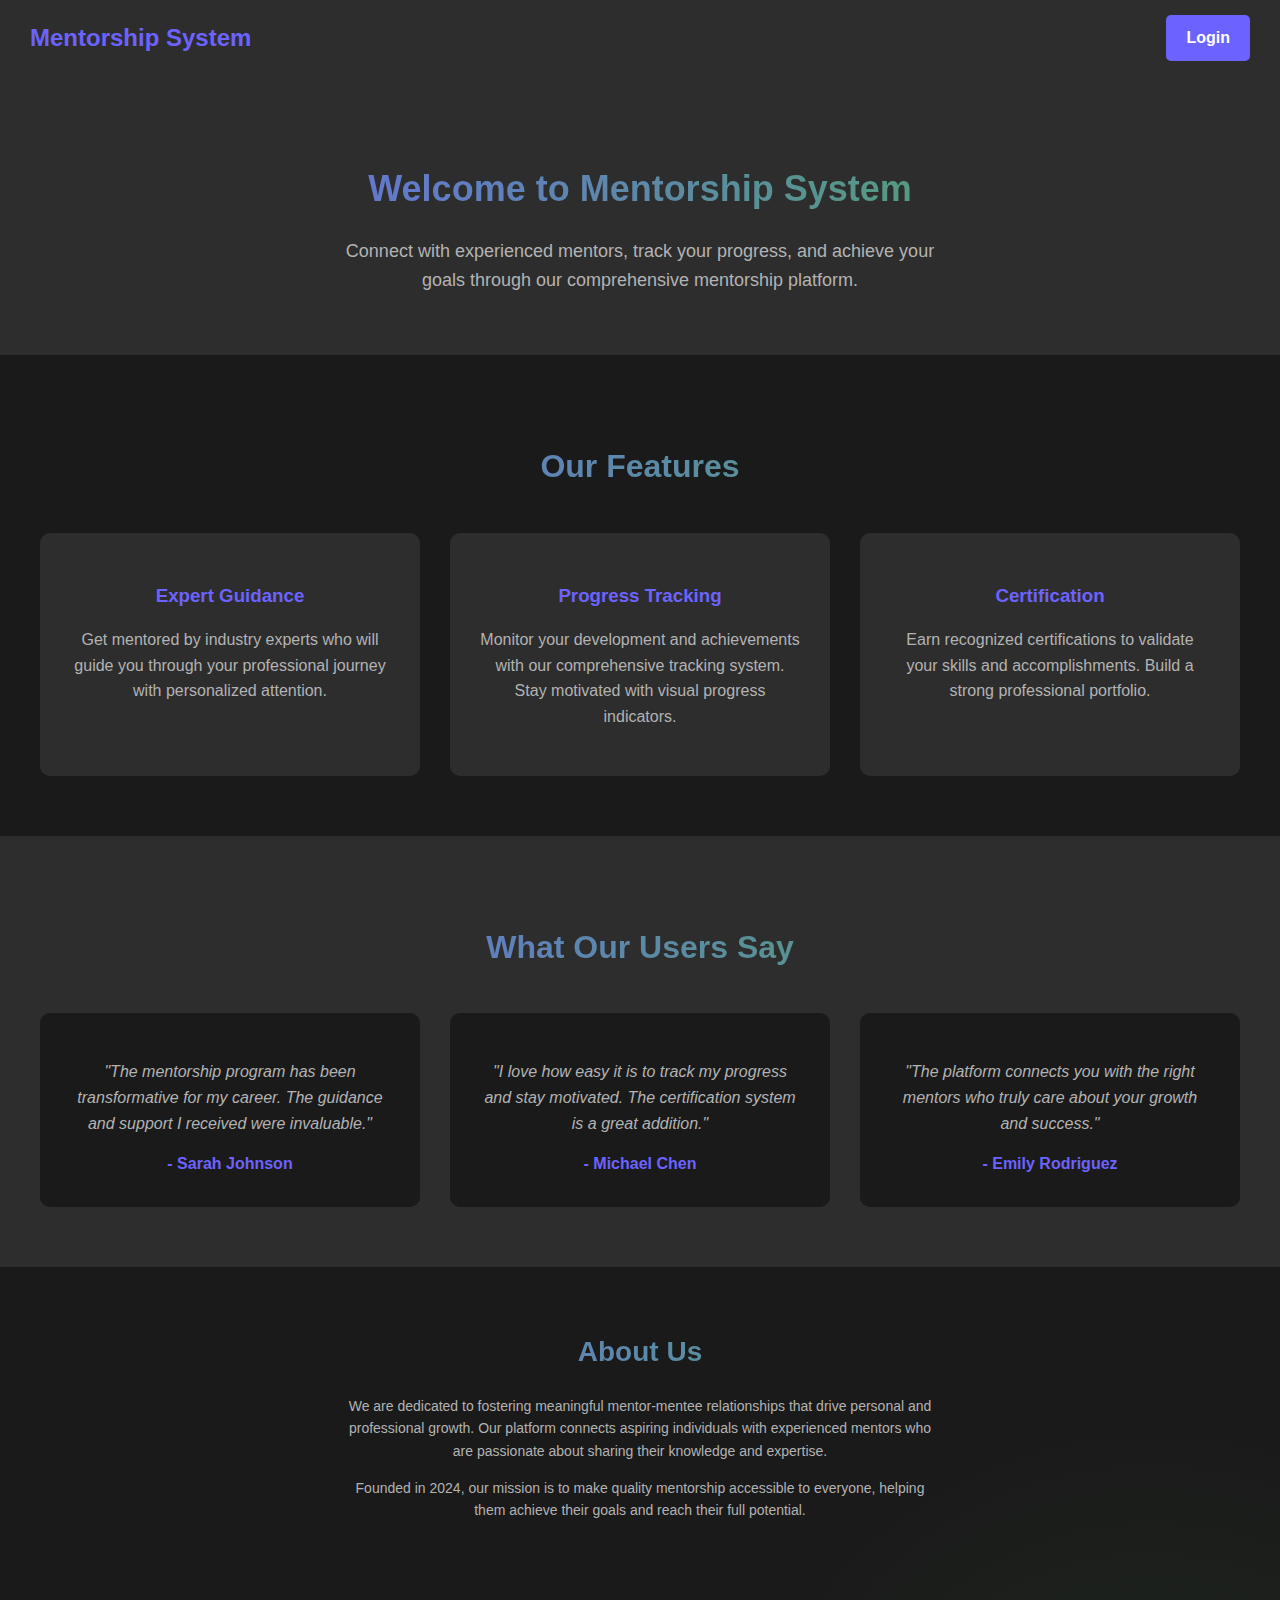
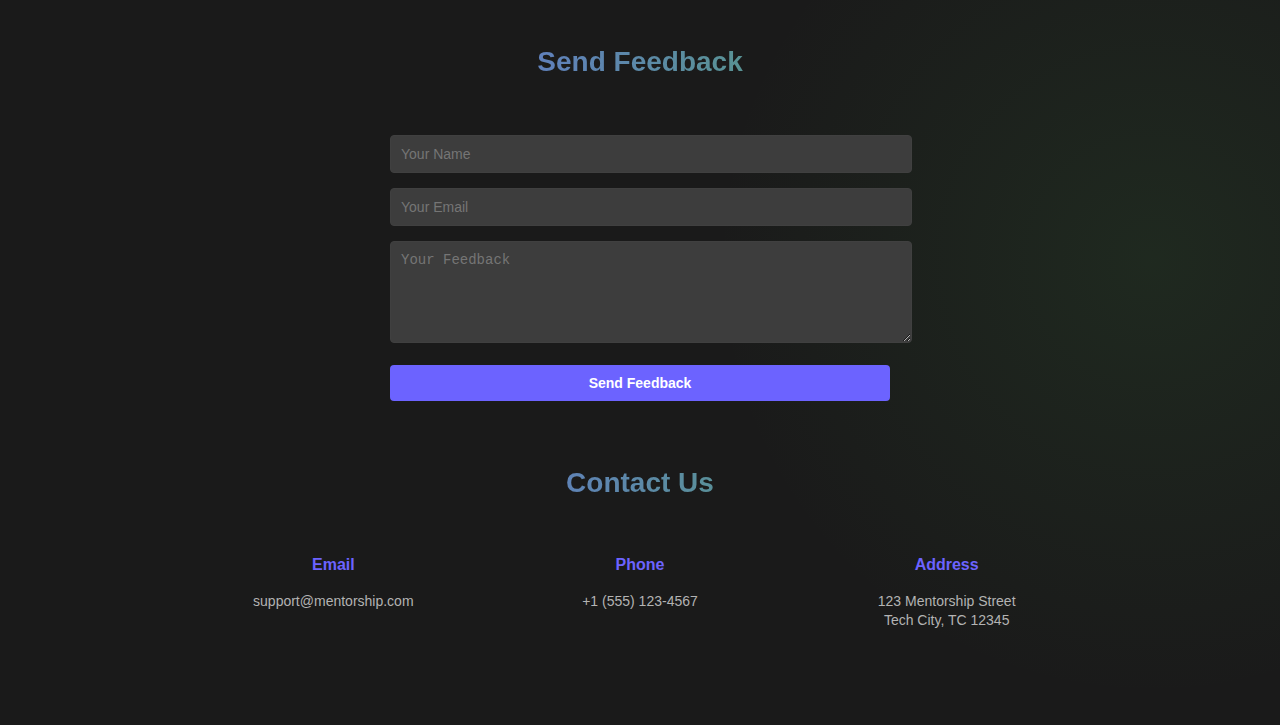
<file: index.html>
<!DOCTYPE html>
<html lang="en">
<head>
    <meta charset="UTF-8">
    <meta name="viewport" content="width=device-width, initial-scale=1.0">
    <title>Welcome - Mentorship System</title>
    <style>
        :root {
            --primary-color: #6C63FF;
            --primary-hover: #5A52D5;
            --background-dark: #1A1A1A;
            --container-bg: #2D2D2D;
            --text-light: #FFFFFF;
            --text-muted: #B3B3B3;
            --input-bg: #3D3D3D;
            --border-color: #404040;
            --gradient-start: #6C63FF;
            --gradient-end: #4CAF50;
        }

        body {
            margin: 0;
            padding: 0;
            font-family: 'Segoe UI', Arial, sans-serif;
            background: var(--background-dark);
            color: var(--text-light);
            line-height: 1.6;
            background-image: 
                radial-gradient(circle at 10% 20%, rgba(108, 99, 255, 0.1) 0%, transparent 20%),
                radial-gradient(circle at 90% 80%, rgba(76, 175, 80, 0.1) 0%, transparent 20%);
            min-height: 100vh;
        }

        .navbar {
            background-color: var(--container-bg);
            padding: 15px 30px;
            display: flex;
            justify-content: space-between;
            align-items: center;
            box-shadow: 0 2px 5px rgba(0,0,0,0.3);
        }

        .logo {
            color: var(--primary-color);
            font-size: 24px;
            font-weight: bold;
        }

        .login-button {
            background-color: var(--primary-color);
            color: var(--text-light);
            padding: 10px 20px;
            text-decoration: none;
            border-radius: 5px;
            font-weight: bold;
            transition: background-color 0.3s;
        }

        .login-button:hover {
            background-color: var(--primary-hover);
        }

        .hero {
            text-align: center;
            padding: 60px 20px;
            background-color: var(--container-bg);
        }

        .hero h1 {
            color: var(--primary-color);
            font-size: 36px;
            margin-bottom: 20px;
            background: linear-gradient(to right, var(--gradient-start), var(--gradient-end));
            -webkit-background-clip: text;
            -webkit-text-fill-color: transparent;
        }

        .hero p {
            color: var(--text-muted);
            font-size: 18px;
            max-width: 600px;
            margin: 0 auto;
        }

        .features {
            padding: 60px 20px;
            background-color: var(--background-dark);
        }

        .features h2 {
            text-align: center;
            color: var(--primary-color);
            font-size: 32px;
            margin-bottom: 40px;
            background: linear-gradient(to right, var(--gradient-start), var(--gradient-end));
            -webkit-background-clip: text;
            -webkit-text-fill-color: transparent;
        }

        .feature-grid {
            display: grid;
            grid-template-columns: repeat(auto-fit, minmax(300px, 1fr));
            gap: 30px;
            max-width: 1200px;
            margin: 0 auto;
            padding: 0 20px;
        }

        .feature-card {
            background-color: var(--container-bg);
            padding: 30px;
            border-radius: 10px;
            text-align: center;
            transition: transform 0.3s;
        }

        .feature-card:hover {
            transform: translateY(-5px);
        }

        .feature-card h3 {
            color: var(--primary-color);
            margin-bottom: 15px;
        }

        .feature-card p {
            color: var(--text-muted);
        }

        .testimonials {
            padding: 60px 20px;
            background-color: var(--container-bg);
        }

        .testimonials h2 {
            text-align: center;
            color: var(--primary-color);
            font-size: 32px;
            margin-bottom: 40px;
            background: linear-gradient(to right, var(--gradient-start), var(--gradient-end));
            -webkit-background-clip: text;
            -webkit-text-fill-color: transparent;
        }

        .testimonial-grid {
            display: grid;
            grid-template-columns: repeat(auto-fit, minmax(300px, 1fr));
            gap: 30px;
            max-width: 1200px;
            margin: 0 auto;
            padding: 0 20px;
        }

        .testimonial-card {
            background-color: var(--background-dark);
            padding: 30px;
            border-radius: 10px;
            text-align: center;
        }

        .testimonial-card p {
            color: var(--text-muted);
            font-style: italic;
            margin-bottom: 15px;
        }

        .testimonial-card .author {
            color: var(--primary-color);
            font-weight: bold;
        }

        @media (max-width: 768px) {
            .hero h1 {
                font-size: 28px;
            }
            .hero p {
                font-size: 16px;
            }
            .feature-grid, .testimonial-grid {
                grid-template-columns: 1fr;
            }
        }
    </style>
</head>
<body>
    <nav class="navbar">
        <div class="logo">Mentorship System</div>
        <a href="pages/login_form.php" class="login-button">Login</a>
    </nav>

    <section class="hero">
        <h1>Welcome to Mentorship System</h1>
        <p>Connect with experienced mentors, track your progress, and achieve your goals through our comprehensive mentorship platform.</p>
    </section>

    <section class="features">
        <h2>Our Features</h2>
        <div class="feature-grid">
            <div class="feature-card">
                <h3>Expert Guidance</h3>
                <p>Get mentored by industry experts who will guide you through your professional journey with personalized attention.</p>
            </div>
            <div class="feature-card">
                <h3>Progress Tracking</h3>
                <p>Monitor your development and achievements with our comprehensive tracking system. Stay motivated with visual progress indicators.</p>
            </div>
            <div class="feature-card">
                <h3>Certification</h3>
                <p>Earn recognized certifications to validate your skills and accomplishments. Build a strong professional portfolio.</p>
            </div>
        </div>
    </section>

    <section class="testimonials">
        <h2>What Our Users Say</h2>
        <div class="testimonial-grid">
            <div class="testimonial-card">
                <p>"The mentorship program has been transformative for my career. The guidance and support I received were invaluable."</p>
                <div class="author">- Sarah Johnson</div>
            </div>
            <div class="testimonial-card">
                <p>"I love how easy it is to track my progress and stay motivated. The certification system is a great addition."</p>
                <div class="author">- Michael Chen</div>
            </div>
            <div class="testimonial-card">
                <p>"The platform connects you with the right mentors who truly care about your growth and success."</p>
                <div class="author">- Emily Rodriguez</div>
            </div>
        </div>
    </section>

    <section class="about-us">
        <h2>About Us</h2>
        <div class="about-content">
            <p>We are dedicated to fostering meaningful mentor-mentee relationships that drive personal and professional growth. Our platform connects aspiring individuals with experienced mentors who are passionate about sharing their knowledge and expertise.</p>
            <p>Founded in 2024, our mission is to make quality mentorship accessible to everyone, helping them achieve their goals and reach their full potential.</p>
        </div>
    </section>

    <section class="contact-feedback">
        <div class="feedback-section">
            <h2>Send Feedback</h2>
            <form class="feedback-form">
                <div class="form-group">
                    <input type="text" placeholder="Your Name" required>
                </div>
                <div class="form-group">
                    <input type="email" placeholder="Your Email" required>
                </div>
                <div class="form-group">
                    <textarea placeholder="Your Feedback" rows="4" required></textarea>
                </div>
                <button type="submit" class="submit-button">Send Feedback</button>
            </form>
        </div>

        <div class="contact-section">
            <h2>Contact Us</h2>
            <div class="contact-grid">
                <div class="contact-card">
                    <h3>Email</h3>
                    <p>support@mentorship.com</p>
                </div>
                <div class="contact-card">
                    <h3>Phone</h3>
                    <p>+1 (555) 123-4567</p>
                </div>
                <div class="contact-card">
                    <h3>Address</h3>
                    <p>123 Mentorship Street<br>Tech City, TC 12345</p>
                </div>
            </div>
        </div>
    </section>

    <style>
        .about-us {
            padding: 40px 20px;
            text-align: center;
        }

        .about-us h2 {
            color: var(--primary-color);
            font-size: 28px;
            margin-bottom: 20px;
            background: linear-gradient(to right, var(--gradient-start), var(--gradient-end));
            -webkit-background-clip: text;
            -webkit-text-fill-color: transparent;
        }

        .about-content {
            max-width: 600px;
            margin: 0 auto;
            color: var(--text-muted);
            line-height: 1.6;
        }

        .about-content p {
            margin-bottom: 15px;
            font-size: 14px;
        }

        .contact-feedback {
            padding: 40px 20px;
        }

        .contact-section, .feedback-section {
            max-width: 900px;
            margin: 0 auto 40px;
        }

        .contact-section h2, .feedback-section h2 {
            text-align: center;
            color: var(--primary-color);
            font-size: 28px;
            margin-bottom: 30px;
            background: linear-gradient(to right, var(--gradient-start), var(--gradient-end));
            -webkit-background-clip: text;
            -webkit-text-fill-color: transparent;
        }

        .contact-grid {
            display: grid;
            grid-template-columns: repeat(auto-fit, minmax(200px, 1fr));
            gap: 20px;
            margin-bottom: 30px;
        }

        .contact-card {
            text-align: center;
            transition: transform 0.3s;
        }

        .contact-card:hover {
            transform: translateY(-3px);
        }

        .contact-card h3 {
            color: var(--primary-color);
            margin-bottom: 10px;
            font-size: 16px;
        }

        .contact-card p {
            color: var(--text-muted);
            line-height: 1.4;
            font-size: 14px;
        }

        .feedback-form {
            max-width: 500px;
            margin: 0 auto;
            padding: 20px;
        }

        .form-group {
            margin-bottom: 15px;
        }

        .form-group input, .form-group textarea {
            width: 100%;
            padding: 10px;
            background-color: var(--input-bg);
            border: 1px solid var(--border-color);
            border-radius: 4px;
            color: var(--text-light);
            font-size: 14px;
        }

        .form-group textarea {
            resize: vertical;
            min-height: 80px;
        }

        .submit-button {
            background-color: var(--primary-color);
            color: var(--text-light);
            padding: 10px 20px;
            border: none;
            border-radius: 4px;
            font-size: 14px;
            font-weight: bold;
            cursor: pointer;
            transition: background-color 0.3s;
            width: 100%;
        }

        .submit-button:hover {
            background-color: var(--primary-hover);
        }

        @media (max-width: 768px) {
            .contact-grid {
                grid-template-columns: 1fr;
            }
            
            .feedback-form {
                padding: 15px;
            }
        }
    </style>
</body>
</html>
</file>
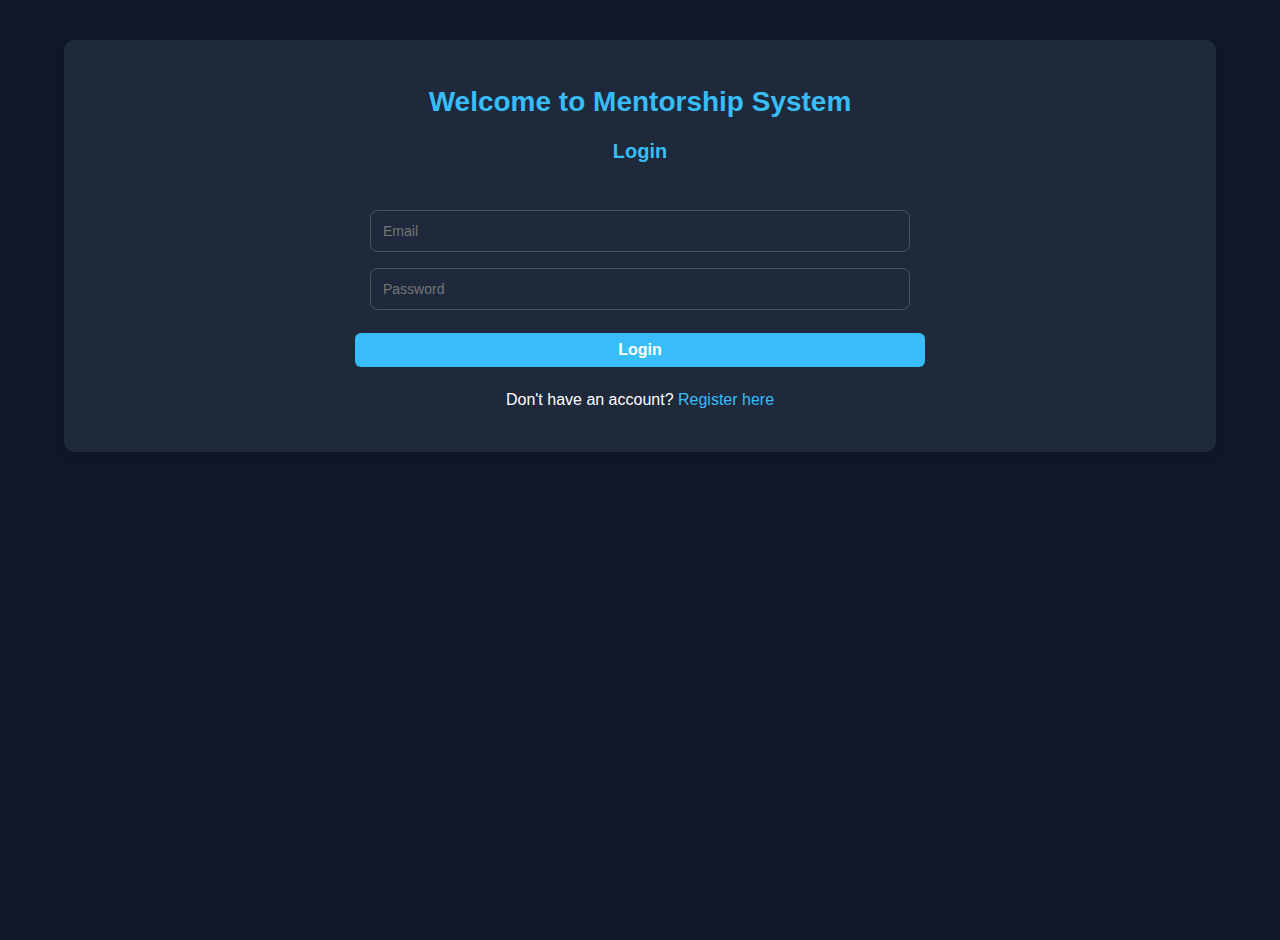
<file: login.html>
<!DOCTYPE html>
<html lang="en">
<head>
    <meta charset="UTF-8">
    <meta name="viewport" content="width=device-width, initial-scale=1.0">
    <title>Mentor Management</title>
    <link rel="stylesheet" href="style.css">
</head>
<body>
    <div class="container">
        <h2>Welcome to Mentorship System</h2>
        <h3>Login</h3>
        <form action="login.php" method="POST">
            <input type="email" name="email" placeholder="Email" required>
            <input type="password" name="password" placeholder="Password" required>
            <button type="submit">Login</button>
        </form>
        <p style="text-align: center; margin-top: 15px;">
            Don't have an account? <a href="register.html" style="color: #007bff; text-decoration: none;">Register here</a>
        </p>
    </div>
</body>
</html>
</file>
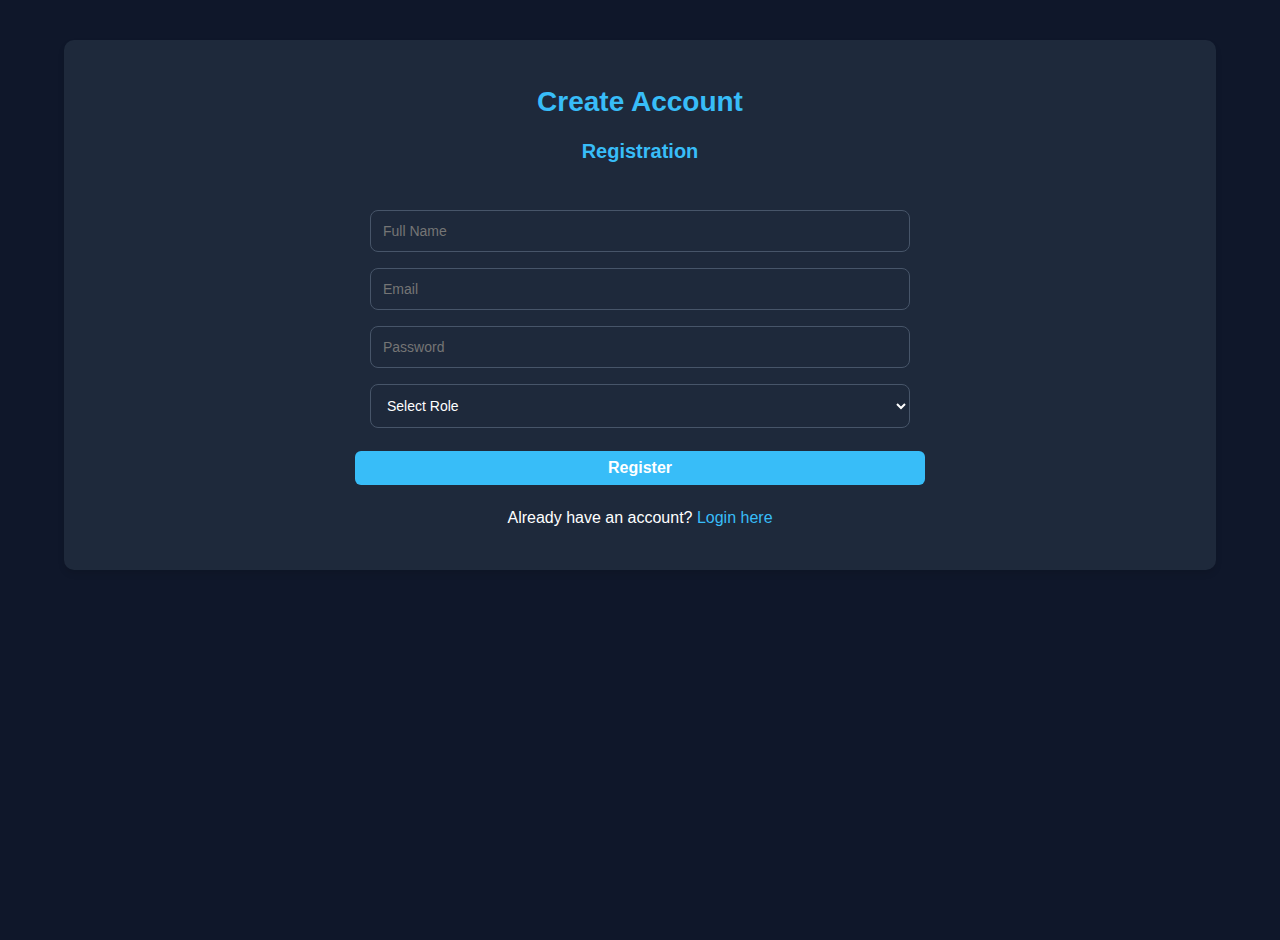
<file: register.html>
<!DOCTYPE html>
<html lang="en">
<head>
    <meta charset="UTF-8">
    <meta name="viewport" content="width=device-width, initial-scale=1.0">
    <title>Register - Mentorship System</title>
    <link rel="stylesheet" href="style.css">
</head>
<body>
    <div class="container">
        <h2>Create Account</h2>
        <h3>Registration</h3>
        <form action="register.php" method="POST">
            <input type="text" name="name" placeholder="Full Name" required>
            <input type="email" name="email" placeholder="Email" required>
            <input type="password" name="password" placeholder="Password" required>
            <select name="role" required>
                <option value="">Select Role</option>
                <option value="mentor">Mentor</option>
                <option value="mentee">Mentee</option>
            </select>
            <button type="submit">Register</button>
        </form>
        <p style="text-align: center; margin-top: 15px;">
            Already have an account? <a href="index.html" style="color: #007bff; text-decoration: none;">Login here</a>
        </p>
    </div>
</body>
</html>
</file>
<file: style.css>
/* Common styles for all pages */
body {
    background: var(--background-dark) !important;
    color: var(--text-light) !important;
    text-size-adjust: 100%;
    -webkit-text-size-adjust: 100%;
    margin: 0;
    padding: 0;
    font-family: Arial, sans-serif;
}

.container {
    background: var(--container-bg) !important;
    padding: 20px;
    border-radius: 10px;
    box-shadow: 0 4px 6px rgba(0, 0, 0, 0.1);
    margin: 20px auto;
    width: 90%;
    max-width: 1200px;
}

h1, h2, h3, h4, h5, h6 {
    color: var(--heading-color) !important;
    margin-bottom: 15px;
    background: none !important;
    -webkit-background-clip: unset !important;
    -webkit-text-fill-color: unset !important;
}

.section, .mentor-info, .academic-section, .certifications-section, .activities-section, .mentees-section {
    background: var(--section-bg) !important;
    border-radius: 8px;
    padding: 20px;
    box-shadow: 0 2px 8px rgba(0,0,0,0.2);
    color: var(--text-light) !important;
    margin-bottom: 20px;
    border: 1px solid var(--border-color);
}

.section-header {
    display: flex;
    justify-content: space-between;
    align-items: center;
    margin-bottom: 20px;
    border-bottom: 2px solid var(--border-color);
    padding-bottom: 10px;
}

.section-header h3, .mentor-info h3, .academic-section h3, .certifications-section h3, .activities-section h3, .mentees-section h3 {
    color: var(--heading-color) !important;
    font-size: 1.4em;
    margin: 0 0 15px 0;
    border-bottom: 2px solid var(--border-color);
    padding-bottom: 10px;
}

/* Form elements */
input[type="text"],
input[type="email"],
input[type="password"],
input[type="number"],
input[type="date"],
select,
textarea {
    background: var(--container-bg) !important;
    border: 1px solid var(--border-color) !important;
    color: var(--text-light) !important;
    padding: 8px 12px;
    border-radius: 4px;
    width: 100%;
    margin-bottom: 10px;
}

input[type="text"]:focus,
input[type="email"]:focus,
input[type="password"]:focus,
input[type="number"]:focus,
input[type="date"]:focus,
select:focus,
textarea:focus {
    outline: none;
    border-color: var(--heading-color) !important;
    box-shadow: 0 0 0 2px rgba(56, 189, 248, 0.2) !important;
}

/* Buttons */
.btn,
button,
input[type="submit"],
input[type="button"],
.button {
    background-color: var(--button-bg) !important;
    color: var(--text-light) !important;
    border: none !important;
    border-radius: 6px !important;
    padding: 0.5rem 1.2rem !important;
    font-weight: 500;
    transition: background 0.2s, color 0.2s;
    box-shadow: none !important;
}

.btn:hover,
button:hover,
input[type="submit"]:hover,
input[type="button"]:hover,
.button:hover {
    background-color: var(--button-hover) !important;
    color: var(--text-light) !important;
}

/* For outlined buttons, if any */
.btn-outline-primary {
    color: var(--heading-color) !important;
    border: 2px solid var(--heading-color) !important;
    background: transparent !important;
}
.btn-outline-primary:hover {
    background: var(--heading-color) !important;
    color: var(--text-light) !important;
}

/* Tables */
table {
    width: 100%;
    border-collapse: collapse;
    margin-bottom: 20px;
    background: var(--container-bg) !important;
    border-radius: 8px;
    overflow: hidden;
}

th {
    background: var(--section-bg) !important;
    color: var(--heading-color) !important;
    padding: 12px;
    text-align: left;
}

td {
    padding: 12px;
    border-bottom: 1px solid var(--border-color) !important;
    color: var(--text-muted) !important;
}

tr:hover {
    background: #2d3748 !important;
}

/* Links */
a {
    color: var(--heading-color) !important;
    text-decoration: none;
    transition: color 0.3s ease;
}

a:hover {
    color: var(--button-hover) !important;
    text-decoration: underline;
}

/* Print styles */
@media print {
    * {
        color-adjust: exact;
        -webkit-print-color-adjust: exact;
        print-color-adjust: exact;
    }
}

:root {
    --background-dark: #0f172a;
    --container-bg: #1e293b;
    --section-bg: #334155;
    --heading-color: #38bdf8;
    --button-bg: #38bdf8;
    --button-hover: #0ea5e9;
    --text-light: #fff;
    --text-muted: #e2e8f0;
    --border-color: #475569;
}

/* Base styles */
* {
    box-sizing: border-box;
    margin: 0;
    padding: 0;
}

body {
    font-family: 'Segoe UI', Arial, sans-serif;
    background: var(--background-dark);
    margin: 0;
    padding: 0;
    color: var(--text-light);
    line-height: 1.6;
    background-image: 
        radial-gradient(circle at 10% 20%, rgba(108, 99, 255, 0.1) 0%, transparent 20%),
        radial-gradient(circle at 90% 80%, rgba(76, 175, 80, 0.1) 0%, transparent 20%);
    min-height: 100vh;
}

.container {
    width: 90%;
    max-width: 1200px;
    margin: 40px auto;
    padding-bottom: 80px; /* Space for fixed logout button */
    position: relative;
}

/* Desktop Layout */
@media screen and (min-width: 1024px) {
    .container {
        padding: 40px;
    }

    .dashboard-grid {
        display: grid;
        grid-template-columns: 300px 1fr;
        gap: 30px;
    }

    .mentor-info {
        position: sticky;
        top: 20px;
        height: fit-content;
    }

    .activities-section {
        padding-left: 20px;
    }

    .activity-grid {
        display: grid;
        grid-template-columns: repeat(auto-fill, minmax(300px, 1fr));
        gap: 20px;
    }

    .activity {
        margin: 0;
    }

    form {
        max-width: 600px;
        margin: 20px auto;
    }
}

/* Tablet Layout */
@media screen and (min-width: 768px) and (max-width: 1023px) {
    .container {
        width: 95%;
        padding: 30px;
    }

    .activity-grid {
        display: grid;
        grid-template-columns: repeat(2, 1fr);
        gap: 20px;
    }
}

/* Mobile Layout */
@media screen and (max-width: 767px) {
    .container {
        width: 100%;
        margin: 0;
        border-radius: 0;
        min-height: 100vh;
        padding: 20px;
        padding-bottom: 80px;
    }

    h2 {
        font-size: 24px;
    }

    h3 {
        font-size: 18px;
    }

    .mentor-info {
        margin: 15px 0;
    }

    .activity {
        margin: 10px 0;
    }

    input[type="text"], 
    input[type="email"], 
    input[type="password"], 
    select {
        width: 100%;
    }

    button {
        width: 100%;
    }

    .logout {
        bottom: 15px;
        right: 15px;
        padding: 10px 20px;
        font-size: 14px;
    }
}

.container::before {
    content: '';
    position: absolute;
    top: 0;
    left: 0;
    right: 0;
    height: 4px;
    background: linear-gradient(to right, var(--gradient-start), var(--gradient-end));
}

h2, h3 {
    text-align: center;
    color: var(--text-light);
    margin-bottom: 25px;
}

h2 {
    font-size: 28px;
    margin-bottom: 10px;
    background: linear-gradient(to right, var(--gradient-start), var(--gradient-end));
    -webkit-background-clip: text;
    -webkit-text-fill-color: transparent;
    font-weight: 700;
}

h3 {
    font-size: 20px;
    color: var(--text-muted);
    margin-top: 0;
    position: relative;
    padding-bottom: 10px;
}

h3::after {
    content: '';
    position: absolute;
    bottom: 0;
    left: 50%;
    transform: translateX(-50%);
    width: 50px;
    height: 2px;
    background: linear-gradient(to right, var(--gradient-start), var(--gradient-end));
}

form {
    margin-top: 20px;
    text-align: center;
}

input[type="text"], 
input[type="email"], 
input[type="password"], 
select {
    width: 90%;
    padding: 12px;
    margin: 8px 0;
    background: var(--input-bg);
    border: 1px solid var(--border-color);
    border-radius: 8px;
    color: var(--text-light);
    font-size: 14px;
    transition: all 0.3s ease;
}

input[type="text"]:focus, 
input[type="email"]:focus, 
input[type="password"]:focus, 
select:focus {
    outline: none;
    border-color: var(--primary-color);
    box-shadow: 0 0 0 2px rgba(108, 99, 255, 0.2);
}

button {
    width: 95%;
    padding: 12px;
    background: linear-gradient(to right, var(--gradient-start), var(--gradient-end));
    color: var(--text-light);
    border: none;
    border-radius: 8px;
    margin-top: 15px;
    cursor: pointer;
    font-size: 16px;
    font-weight: 600;
    transition: all 0.3s ease;
    position: relative;
    overflow: hidden;
}

button::after {
    content: '';
    position: absolute;
    top: 0;
    left: -100%;
    width: 100%;
    height: 100%;
    background: linear-gradient(90deg, transparent, rgba(255,255,255,0.2), transparent);
    transition: 0.5s;
}

button:hover::after {
    left: 100%;
}

button:hover {
    transform: translateY(-2px);
    box-shadow: 0 5px 15px rgba(108, 99, 255, 0.3);
}

.msg {
    color: var(--text-light);
    background: var(--danger-color);
    padding: 12px;
    border-radius: 8px;
    margin-bottom: 15px;
    text-align: center;
    font-size: 14px;
    animation: fadeIn 0.3s ease;
}

.logout {
    position: fixed;
    bottom: 20px;
    right: 20px;
    background: var(--primary-color);
    color: var(--text-light);
    padding: 12px 25px;
    border-radius: 25px;
    text-decoration: none;
    box-shadow: 0 4px 12px rgba(0, 0, 0, 0.2);
    z-index: 1000;
    transition: all 0.3s ease;
    border: none;
    cursor: pointer;
    font-size: 16px;
    font-weight: 500;
}

.logout:hover {
    background: var(--primary-hover);
    transform: translateY(-2px);
    box-shadow: 0 6px 15px rgba(0, 0, 0, 0.3);
}

.mentee, .activity {
    background: var(--input-bg);
    margin: 15px 0;
    padding: 15px;
    border-radius: 8px;
    border: 1px solid var(--border-color);
}

.mentee strong {
    color: var(--primary-color);
    font-size: 16px;
}

ul {
    margin: 10px 0;
    padding-left: 20px;
    color: var(--text-muted);
}

li {
    margin: 8px 0;
}

a {
    color: var(--primary-color);
    text-decoration: none;
    transition: color 0.3s ease;
}

a:hover {
    color: var(--primary-hover);
}

/* Success message styling */
p[style*="color: green"] {
    background: rgba(76, 175, 80, 0.1) !important;
    color: var(--success-color) !important;
    border: 1px solid var(--success-color);
    padding: 12px;
    border-radius: 8px;
    animation: fadeIn 0.3s ease;
}

/* Remove button styling */
button[name="remove_mentee"] {
    background: var(--danger-color);
    width: auto;
    padding: 8px 15px;
    font-size: 14px;
}

button[name="remove_mentee"]:hover {
    background: #FF3333;
}

.mentor-info {
    background: var(--input-bg);
    padding: 20px;
    border-radius: 12px;
    margin: 20px 0;
    border: 1px solid var(--border-color);
    position: relative;
    overflow: hidden;
}

.mentor-info::before {
    content: '👨‍🏫';
    position: absolute;
    right: 20px;
    top: 20px;
    font-size: 24px;
    opacity: 0.2;
}

.mentor-info h3 {
    margin-top: 0;
    color: var(--primary-color);
}

.mentor-info p {
    margin: 10px 0;
    color: var(--text-light);
    display: flex;
    align-items: center;
}

.mentor-info p strong {
    width: 60px;
    color: var(--text-muted);
}

.activity {
    background: var(--input-bg);
    padding: 15px;
    border-radius: 12px;
    margin: 10px 0;
    border: 1px solid var(--border-color);
    transition: transform 0.3s ease;
}

.activity:hover {
    transform: translateX(5px);
}

.activity-header {
    display: flex;
    justify-content: space-between;
    align-items: center;
    margin-bottom: 5px;
}

.activity-date {
    color: var(--text-muted);
    font-size: 0.9em;
    display: flex;
    align-items: center;
}

.activity-date::before {
    content: '📅';
    margin-right: 5px;
    font-size: 0.9em;
}

select {
    width: 90%;
    padding: 12px;
    margin: 8px 0;
    background: var(--input-bg);
    border: 1px solid var(--border-color);
    border-radius: 8px;
    color: var(--text-light);
    font-size: 14px;
    transition: all 0.3s ease;
    cursor: pointer;
}

select:focus {
    outline: none;
    border-color: var(--primary-color);
    box-shadow: 0 0 0 2px rgba(108, 99, 255, 0.2);
}

@keyframes fadeIn {
    from {
        opacity: 0;
        transform: translateY(-10px);
    }
    to {
        opacity: 1;
        transform: translateY(0);
    }
}

/* Additional Responsive Styles */
.dashboard-header {
    display: flex;
    justify-content: space-between;
    align-items: center;
    margin-bottom: 30px;
    flex-wrap: wrap;
    gap: 15px;
}

@media screen and (max-width: 767px) {
    .dashboard-header {
        flex-direction: column;
        align-items: flex-start;
    }

    .dashboard-header h2 {
        margin-bottom: 10px;
    }

    .activity-header {
        flex-direction: column;
        align-items: flex-start;
        gap: 5px;
    }

    .activity-date {
        margin-top: 5px;
    }
}

/* Form Responsive Styles */
.form-group {
    margin-bottom: 15px;
}

@media screen and (min-width: 768px) {
    .form-row {
        display: grid;
        grid-template-columns: 1fr 1fr;
        gap: 15px;
    }
}

/* Activity Card Responsive Styles */
.activity {
    display: flex;
    flex-direction: column;
    height: 100%;
}

.activity-content {
    flex-grow: 1;
}

@media screen and (min-width: 768px) {
    .activity {
        display: grid;
        grid-template-columns: 1fr auto;
        align-items: center;
        gap: 15px;
    }
}

/* Navigation Responsive Styles */
.nav-menu {
    position: fixed;
    bottom: 0;
    left: 0;
    right: 0;
    background: var(--container-bg);
    padding: 15px;
    display: flex;
    justify-content: space-around;
    border-top: 1px solid var(--border-color);
    z-index: 999;
}

.nav-menu a {
    padding: 12px 20px;
    color: var(--text-muted);
    text-decoration: none;
    border-radius: 8px;
    transition: all 0.3s ease;
}

.nav-menu a:hover {
    background: var(--input-bg);
    color: var(--text-light);
}

/* Certification Styles */
.certifications-section {
    margin: 20px 0;
}

.certification {
    background: var(--input-bg);
    padding: 15px;
    border-radius: 12px;
    margin: 10px 0;
    border: 1px solid var(--border-color);
}

.certification-header {
    display: flex;
    justify-content: space-between;
    align-items: center;
    margin-bottom: 10px;
}

.verification-status {
    padding: 4px 8px;
    border-radius: 12px;
    font-size: 0.8em;
}

.verification-status.pending {
    background: #FFA500;
    color: #000;
}

.verification-status.verified {
    background: var(--success-color);
    color: #fff;
}

.verification-status.rejected {
    background: var(--danger-color);
    color: #fff;
}

.view-cert {
    display: inline-block;
    margin-top: 10px;
    padding: 8px 15px;
    background: var(--primary-color);
    color: var(--text-light);
    border-radius: 8px;
    text-decoration: none;
    transition: all 0.3s ease;
}

.view-cert:hover {
    background: var(--primary-hover);
    transform: translateY(-2px);
}

/* Academic Progress Styles */
.academic-section {
    margin: 20px 0;
}

.semester-result {
    background: var(--input-bg);
    padding: 15px;
    border-radius: 12px;
    margin: 10px 0;
    border: 1px solid var(--border-color);
}

.semester-result h4 {
    color: var(--primary-color);
    margin-bottom: 10px;
}

.semester-result p {
    margin: 5px 0;
    color: var(--text-muted);
}

/* Button Styles */
.button {
    display: inline-block;
    padding: 10px 20px;
    background: var(--primary-color);
    color: var(--text-light);
    border-radius: 8px;
    text-decoration: none;
    transition: all 0.3s ease;
    border: none;
    cursor: pointer;
    font-size: 14px;
    margin: 10px 0;
}

.button:hover {
    background: var(--primary-hover);
    transform: translateY(-2px);
}

/* Status Styles */
.status {
    padding: 4px 8px;
    border-radius: 12px;
    font-size: 0.8em;
}

.status.pending {
    background: #FFA500;
    color: #000;
}

.status.completed {
    background: var(--success-color);
    color: #fff;
}

.status.cancelled {
    background: var(--danger-color);
    color: #fff;
}

/* Back Link */
.back-link {
    display: inline-block;
    margin-top: 20px;
    color: var(--text-muted);
    text-decoration: none;
    transition: color 0.3s ease;
}

.back-link:hover {
    color: var(--primary-color);
}

/* Dashboard Grid Layout */
.dashboard-grid {
    display: grid;
    gap: 40px;
    margin-top: 40px;
    margin-bottom: 60px;
}

/* Section Spacing */
.mentor-info,
.academic-section,
.certifications-section,
.activities-section,
.mentees-section {
    background: var(--container-bg);
    padding: 30px;
    border-radius: 16px;
    margin-bottom: 40px;
    box-shadow: 0 4px 6px rgba(0, 0, 0, 0.1);
    border: 1px solid var(--border-color);
}

/* Section Headers */
.mentor-info h3,
.academic-section h3,
.certifications-section h3,
.activities-section h3,
.mentees-section h3 {
    margin-bottom: 25px;
    padding-bottom: 15px;
    border-bottom: 2px solid var(--border-color);
    font-size: 1.4em;
}

/* Mentor Info Section */
.mentor-info {
    margin-bottom: 30px;
}

.mentor-info p {
    margin: 15px 0;
    line-height: 1.8;
}

/* Academic Section */
.semester-result {
    margin: 25px 0;
    padding: 25px;
}

.semester-result h4 {
    margin-bottom: 15px;
}

.semester-result p {
    margin: 10px 0;
    line-height: 1.6;
}

/* Certifications Section */
.certifications-section {
    margin: 30px 0;
}

.certification {
    margin: 20px 0;
    padding: 20px;
}

.certification-header {
    margin-bottom: 15px;
    padding-bottom: 10px;
    border-bottom: 1px solid var(--border-color);
}

.certification p {
    margin: 10px 0;
    line-height: 1.6;
}

.view-cert {
    margin-top: 15px;
    display: inline-block;
}

/* Activities Section */
.activity-grid {
    display: grid;
    gap: 20px;
    margin-top: 20px;
}

.activity {
    padding: 20px;
    margin: 0;
}

.activity-header {
    margin-bottom: 15px;
}

.activity-date {
    margin-top: 10px;
    color: var(--text-muted);
}

/* Form Groups */
.form-group {
    margin-bottom: 20px;
}

.form-group label {
    display: block;
    margin: 8px 0;
    color: var(--text-muted);
}

/* Buttons and Links */
.button {
    margin: 20px 0;
    display: inline-block;
}

.back-link {
    margin-top: 30px;
    display: inline-block;
}

/* Status Badges */
.verification-status,
.status {
    padding: 6px 12px;
    border-radius: 20px;
    font-size: 0.85em;
    font-weight: 500;
}

/* Scrollbar Styling */
::-webkit-scrollbar {
    width: 10px;
}

::-webkit-scrollbar-track {
    background: var(--background-dark);
}

::-webkit-scrollbar-thumb {
    background: var(--primary-color);
    border-radius: 5px;
}

::-webkit-scrollbar-thumb:hover {
    background: var(--primary-hover);
}

/* Section Transitions */
.mentor-info,
.academic-section,
.certifications-section,
.activities-section,
.mentees-section {
    transition: transform 0.3s ease, box-shadow 0.3s ease;
}

.mentor-info:hover,
.academic-section:hover,
.certifications-section:hover,
.activities-section:hover,
.mentees-section:hover {
    transform: translateY(-2px);
    box-shadow: 0 6px 15px rgba(0, 0, 0, 0.2);
}

/* Form Styles */
.login-form,
.register-form {
    max-width: 400px;
    margin: 0 auto;
    padding: 20px;
    background: #fff;
    border-radius: 8px;
    box-shadow: 0 2px 4px rgba(0, 0, 0, 0.1);
}

.form-group {
    margin-bottom: 20px;
}

.form-group label {
    display: block;
    margin-bottom: 8px;
    font-weight: 500;
    color: #333;
}

.form-group input,
.form-group select {
    width: 100%;
    padding: 10px;
    border: 1px solid #ddd;
    border-radius: 4px;
    font-size: 16px;
}

.form-group input:focus,
.form-group select:focus {
    border-color: #4CAF50;
    outline: none;
    box-shadow: 0 0 0 2px rgba(76, 175, 80, 0.2);
}

.checkbox-label {
    display: flex;
    align-items: center;
    gap: 8px;
    cursor: pointer;
}

.checkbox-label input[type="checkbox"] {
    width: auto;
    margin: 0;
}

.button {
    width: 100%;
    padding: 12px;
    background: #4CAF50;
    color: white;
    border: none;
    border-radius: 4px;
    font-size: 16px;
    cursor: pointer;
    transition: background-color 0.3s;
}

.button:hover {
    background: #45a049;
}

.login-link,
.register-link {
    text-align: center;
    margin-top: 20px;
    color: #666;
}

.login-link a,
.register-link a {
    color: #4CAF50;
    text-decoration: none;
}

.login-link a:hover,
.register-link a:hover {
    text-decoration: underline;
}

.msg {
    padding: 12px;
    margin-bottom: 20px;
    border-radius: 4px;
    text-align: center;
    background: #f8d7da;
    color: #721c24;
    border: 1px solid #f5c6cb;
}

.msg.success {
    background: #d4edda;
    color: #155724;
    border: 1px solid #c3e6cb;
}

/* Login page specific styles */
.login-container {
    background: #1e293b;
    padding: 2rem;
    border-radius: 10px;
    box-shadow: 0 0 20px rgba(0,0,0,0.2);
    width: 100%;
    max-width: 400px;
    margin: 2rem auto;
}

.login-header {
    text-align: center;
    margin-bottom: 2rem;
}

.login-header h1 {
    color: #38bdf8;
    font-size: 1.8rem;
    margin-bottom: 0.5rem;
}

.login-header p {
    color: #e2e8f0;
    margin: 0;
}

.login-form .form-control {
    background: #334155;
    border: 1px solid #475569;
    color: #ffffff;
    padding: 0.75rem;
    border-radius: 6px;
}

.login-form .form-control:focus {
    border-color: #38bdf8;
    box-shadow: 0 0 0 0.2rem rgba(56,189,248,0.25);
    background: #334155;
    color: #ffffff;
}

.login-form .btn-primary {
    background: #38bdf8;
    border: none;
    padding: 0.75rem;
    border-radius: 6px;
    width: 100%;
    font-weight: 500;
    margin-top: 1rem;
}

.login-form .btn-primary:hover {
    background: #0284c7;
}

.register-link {
    text-align: center;
    margin-top: 1.5rem;
    color: #e2e8f0;
}

.register-link a {
    color: #38bdf8;
    text-decoration: none;
}

.register-link a:hover {
    text-decoration: underline;
}

/* Login page body */
body.login-page {
    background: #0f172a;
    min-height: 100vh;
    display: flex;
    align-items: center;
    justify-content: center;
    padding: 1rem;
}
</file>
